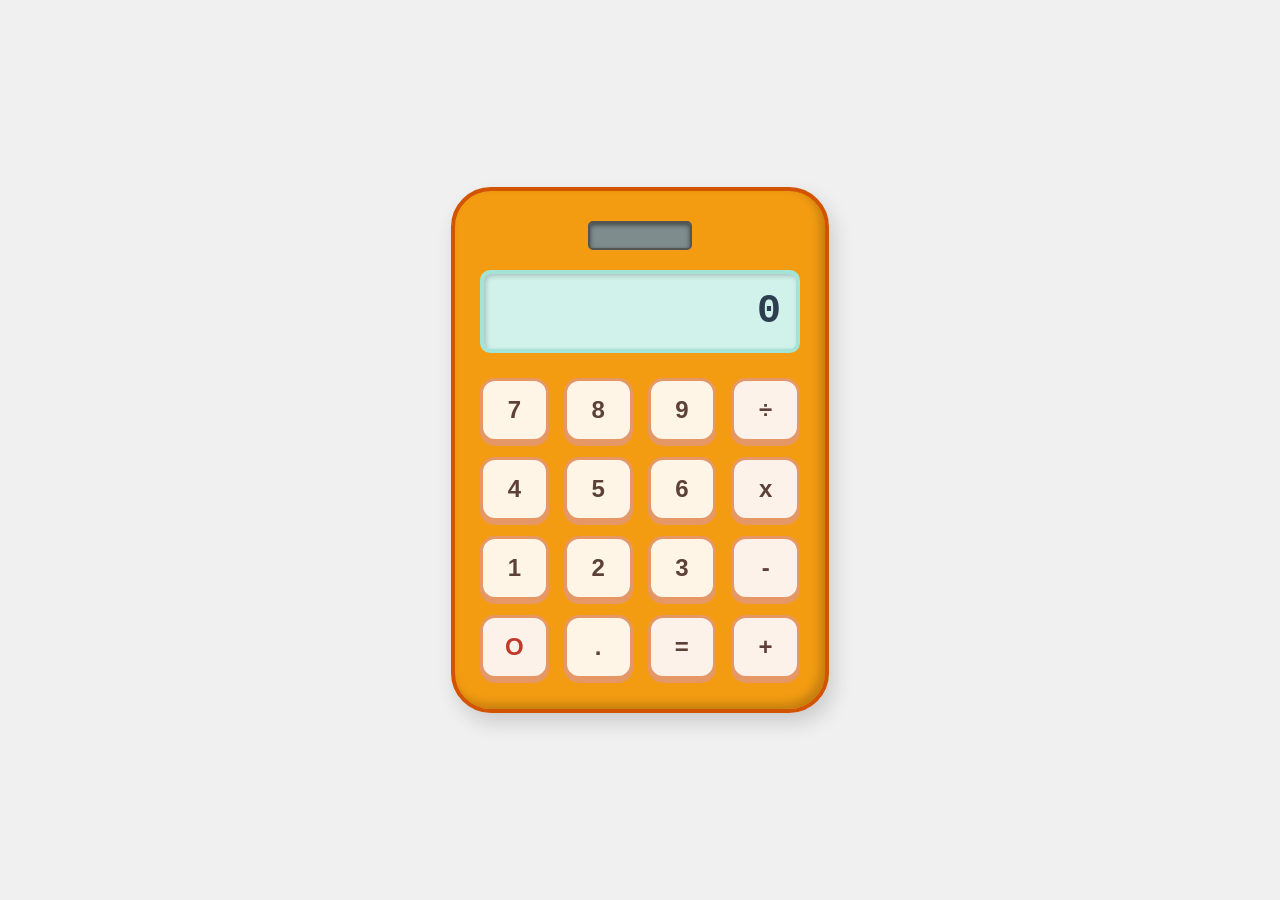
<file: index.html>
<!DOCTYPE html>
<html lang="ru">
<head>
    <meta charset="UTF-8">
    <meta name="viewport" content="width=device-width, initial-scale=1.0">
    <title>Калькулятор</title>
    <link rel="stylesheet" href="style.css">
</head>
<body>

    <div class="calculator">
        <!-- Солнечная панелька как на картинке -->
        <div class="solar-panel"></div>
        
        <!-- Дисплей калькулятора -->
        <div class="display" id="display">0</div>
        
        <!-- Сетка кнопок -->
        <div class="buttons">
            <button class="btn" data-key="7">7</button>
            <button class="btn" data-key="8">8</button>
            <button class="btn" data-key="9">9</button>
            <button class="btn operator" data-key="/">÷</button>

            <button class="btn" data-key="4">4</button>
            <button class="btn" data-key="5">5</button>
            <button class="btn" data-key="6">6</button>
            <button class="btn operator" data-key="*">x</button>

            <button class="btn" data-key="1">1</button>
            <button class="btn" data-key="2">2</button>
            <button class="btn" data-key="3">3</button>
            <button class="btn operator" data-key="-">-</button>

            <button class="btn clear" data-key="c">O</button>
            <button class="btn" data-key=".">.</button>
            <button class="btn equals" data-key="=">=</button>
            <button class="btn operator" data-key="+">+</button>
        </div>
    </div>

    <script src="script.js"></script>
</body>
</html>
</file>
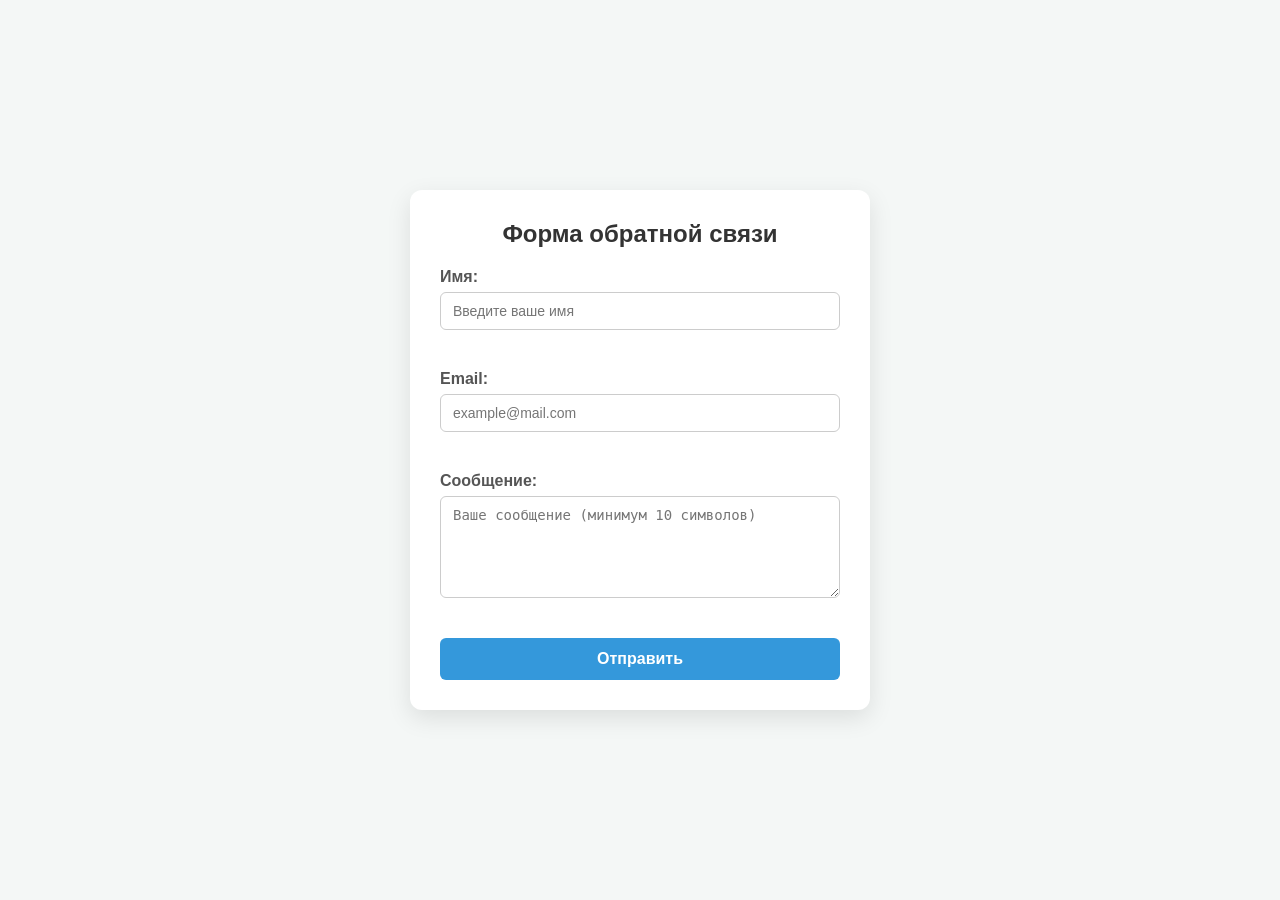
<file: thirdzad/index.html>
<!DOCTYPE html>
<html lang="ru">
<head>
    <meta charset="UTF-8">
    <meta name="viewport" content="width=device-width, initial-scale=1.0">
    <title>Проверка данных формы</title>
    <link rel="stylesheet" href="style.css">
</head>
<body>

    <div class="form-container">
        <h2>Форма обратной связи</h2>
        
        <!-- Блок для вывода общего сообщения об успехе -->
        <div id="successMessage" class="success-message hidden">Форма успешно отправлена!</div>

        <form id="feedbackForm" novalidate>
            <!-- Поле Имя -->
            <div class="form-group">
                <label for="name">Имя:</label>
                <input type="text" id="name" placeholder="Введите ваше имя">
                <span class="error-text" id="nameError"></span>
            </div>

            <!-- Поле Email -->
            <div class="form-group">
                <label for="email">Email:</label>
                <input type="email" id="email" placeholder="example@mail.com">
                <span class="error-text" id="emailError"></span>
            </div>

            <!-- Поле Сообщение -->
            <div class="form-group">
                <label for="message">Сообщение:</label>
                <textarea id="message" rows="5" placeholder="Ваше сообщение (минимум 10 символов)"></textarea>
                <span class="error-text" id="messageError"></span>
            </div>

            <button type="submit" class="submit-btn">Отправить</button>
        </form>
    </div>

    <script src="script.js"></script>
</body>
</html>
</file>
<file: style.css>
body {
    display: flex;
    justify-content: center;
    align-items: center;
    min-height: 100vh;
    background-color: #f0f0f0;
    font-family: 'Arial', sans-serif;
    margin: 0;
}

/* Корпус калькулятора */
.calculator {
    background-color: #f39c12; /* Оранжевый цвет */
    padding: 30px 25px;
    border-radius: 40px;
    box-shadow: inset -5px -5px 10px rgba(0,0,0,0.2), 
                5px 10px 20px rgba(0,0,0,0.15);
    width: 320px;
    border: 4px solid #d35400;
}

/* Декоративная солнечная панель */
.solar-panel {
    width: 100px;
    height: 25px;
    background-color: #7f8c8d;
    margin: 0 auto 20px auto;
    border-radius: 5px;
    border: 2px solid #555;
    box-shadow: inset 0 2px 5px rgba(0,0,0,0.5);
}

/* Экран */
.display {
    background-color: #d1f2eb; /* Светло-бирюзовый */
    color: #2c3e50;
    font-family: 'Courier New', Courier, monospace;
    font-size: 2.5rem;
    font-weight: bold;
    text-align: right;
    padding: 15px;
    border-radius: 10px;
    margin-bottom: 25px;
    border: 4px solid #a3e4d7;
    box-shadow: inset 2px 2px 5px rgba(0,0,0,0.2);
    overflow-x: auto;
    white-space: nowrap;
}

/* Сетка кнопок 4х4 */
.buttons {
    display: grid;
    grid-template-columns: repeat(4, 1fr);
    gap: 15px;
}

/* Общие стили для кнопок */
.btn {
    background-color: #fef5e7;
    border: 3px solid #e59866;
    border-radius: 15px;
    font-size: 1.5rem;
    font-weight: bold;
    color: #5d4037;
    padding: 15px 0;
    cursor: pointer;
    outline: none;
    box-shadow: 0 4px #e59866;
    transition: all 0.05s ease;
}

/* Эффект нажатия (для клика мышкой) */
.btn:active, .btn.active {
    box-shadow: 0 0px #e59866;
    transform: translateY(4px);
}

/* Операторы и специальные кнопки */
.operator, .equals, .clear {
    background-color: #fdf2e9;
}

.clear {
    color: #c0392b; /* Кнопка Сброса (O) */
}
</file>
<file: thirdzad/style.css>
body {
    display: flex;
    justify-content: center;
    align-items: center;
    min-height: 100vh;
    background-color: #f4f7f6;
    font-family: 'Segoe UI', Tahoma, Geneva, Verdana, sans-serif;
    margin: 0;
}

.form-container {
    background-color: #ffffff;
    padding: 30px;
    border-radius: 12px;
    box-shadow: 0 8px 24px rgba(0, 0, 0, 0.1);
    width: 100%;
    max-width: 400px;
}

h2 {
    margin-top: 0;
    margin-bottom: 20px;
    color: #333;
    text-align: center;
}

.form-group {
    margin-bottom: 20px;
    display: flex;
    flex-direction: column;
}

label {
    font-weight: 600;
    margin-bottom: 6px;
    color: #555;
}

input, textarea {
    padding: 10px 12px;
    border: 1px solid #ccc;
    border-radius: 6px;
    font-size: 14px;
    outline: none;
    transition: border-color 0.2s;
}

input:focus, textarea:focus {
    border-color: #3498db;
}

/* Стили для поля при ошибке */
input.invalid, textarea.invalid {
    border-color: #e74c3c;
    background-color: #fdf2f2;
}

/* Текст ошибки под полем */
.error-text {
    color: #e74c3c;
    font-size: 12px;
    margin-top: 5px;
    min-height: 15px; /* Чтобы верстка не прыгала */
}

.submit-btn {
    width: 100%;
    padding: 12px;
    background-color: #3498db;
    color: white;
    border: none;
    border-radius: 6px;
    font-size: 16px;
    font-weight: bold;
    cursor: pointer;
    transition: background-color 0.2s;
}

.submit-btn:hover {
    background-color: #2980b9;
}

/* Сообщение об успешной отправке */
.success-message {
    background-color: #2ecc71;
    color: white;
    padding: 12px;
    border-radius: 6px;
    text-align: center;
    font-weight: bold;
    margin-bottom: 20px;
}

.hidden {
    display: none;
}
</file>
